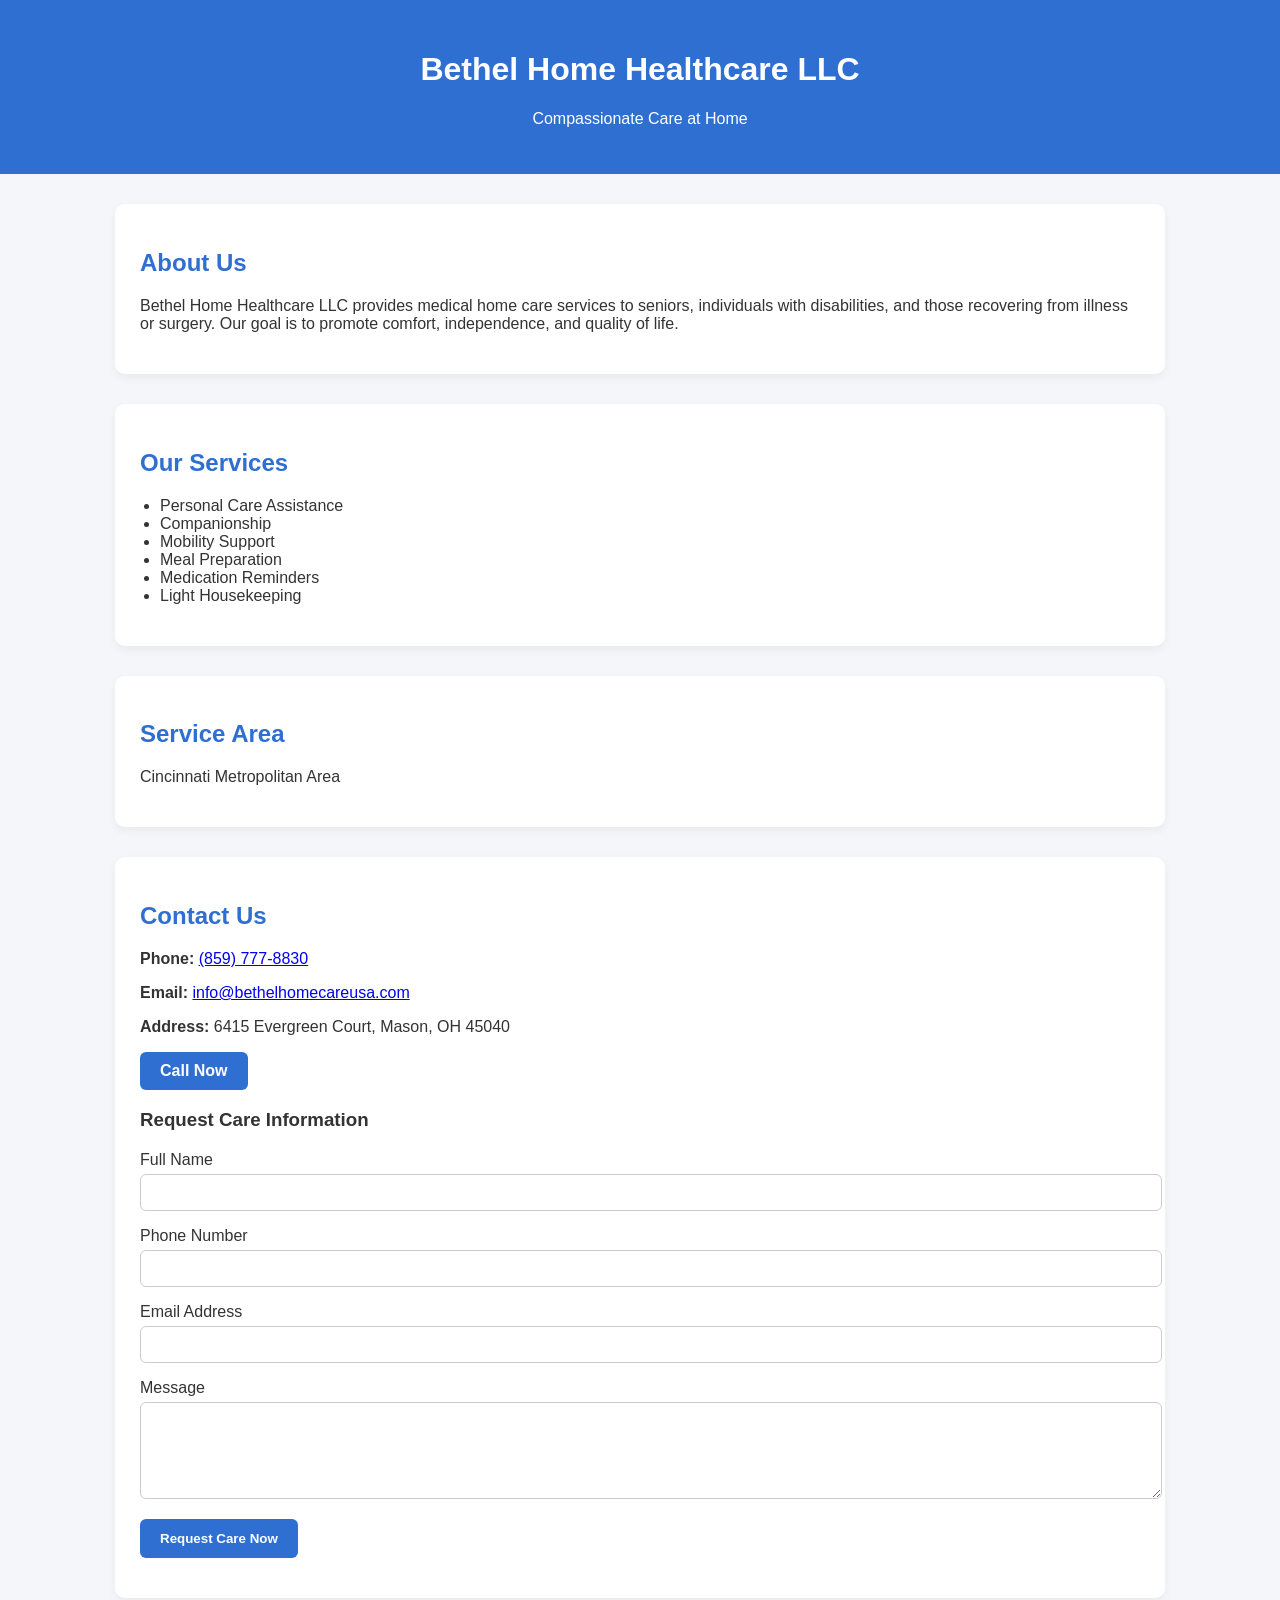
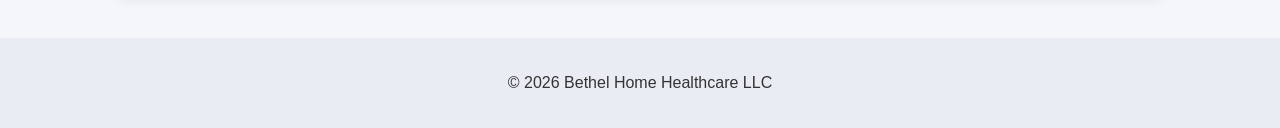
<file: index.html>
<!DOCTYPE html>
<html lang="en">
<head>
  <meta charset="UTF-8" />
  <meta name="viewport" content="width=device-width, initial-scale=1.0"/>
  <title>Bethel Home Healthcare LLC</title>
  <link rel="stylesheet" href="style.css" />
</head>
<body>

<header>
  <h1>Bethel Home Healthcare LLC</h1>
  <p>Compassionate Care at Home</p>
</header>

<section>
  <h2>About Us</h2>
  <p>
    Bethel Home Healthcare LLC provides medical home care services to seniors,
    individuals with disabilities, and those recovering from illness or surgery.
    Our goal is to promote comfort, independence, and quality of life.
  </p>
</section>

<section>
  <h2>Our Services</h2>
  <ul>
    <li>Personal Care Assistance</li>
    <li>Companionship</li>
    <li>Mobility Support</li>
    <li>Meal Preparation</li>
    <li>Medication Reminders</li>
    <li>Light Housekeeping</li>
  </ul>
</section>

<section>
  <h2>Service Area</h2>
  <p>Cincinnati Metropolitan Area</p>
</section>

<section>
  
  <h2>Contact Us</h2>

  <p><strong>Phone:</strong> <a href="tel:8597778830">(859) 777-8830</a></p>
  <p><strong>Email:</strong> <a href="mailto:info@bethelhomecareusa.com">info@bethelhomecareusa.com</a></p>
  <p><strong>Address:</strong> 6415 Evergreen Court, Mason, OH 45040</p>

  <p><a class="call-button" href="tel:8597778830">Call Now</a></p>

  <h3>Request Care Information</h3>
  <form name="contact" method="POST"netlify action="thank-you.html">
    <input type="hidden" name="form-name" value="contact">

    <p>
      <label>Full Name<br>
        <input type="text" name="name" required>
      </label>
    </p>

    <p>
      <label>Phone Number<br>
        <input type="tel" name="phone" required>
      </label>
    </p>

    <p>
      <label>Email Address<br>
        <input type="email" name="email">
      </label>
    </p>

    <p>
      <label>Message<br>
        <textarea name="message" rows="5" required></textarea>
      </label>
    </p>

    <p>
      <button type="submit">Request Care Now</button>
    </p>
  </form>
</section>


  

<footer>
  <p>© 2026 Bethel Home Healthcare LLC</p>
</footer>

</body>
</html>
</file>
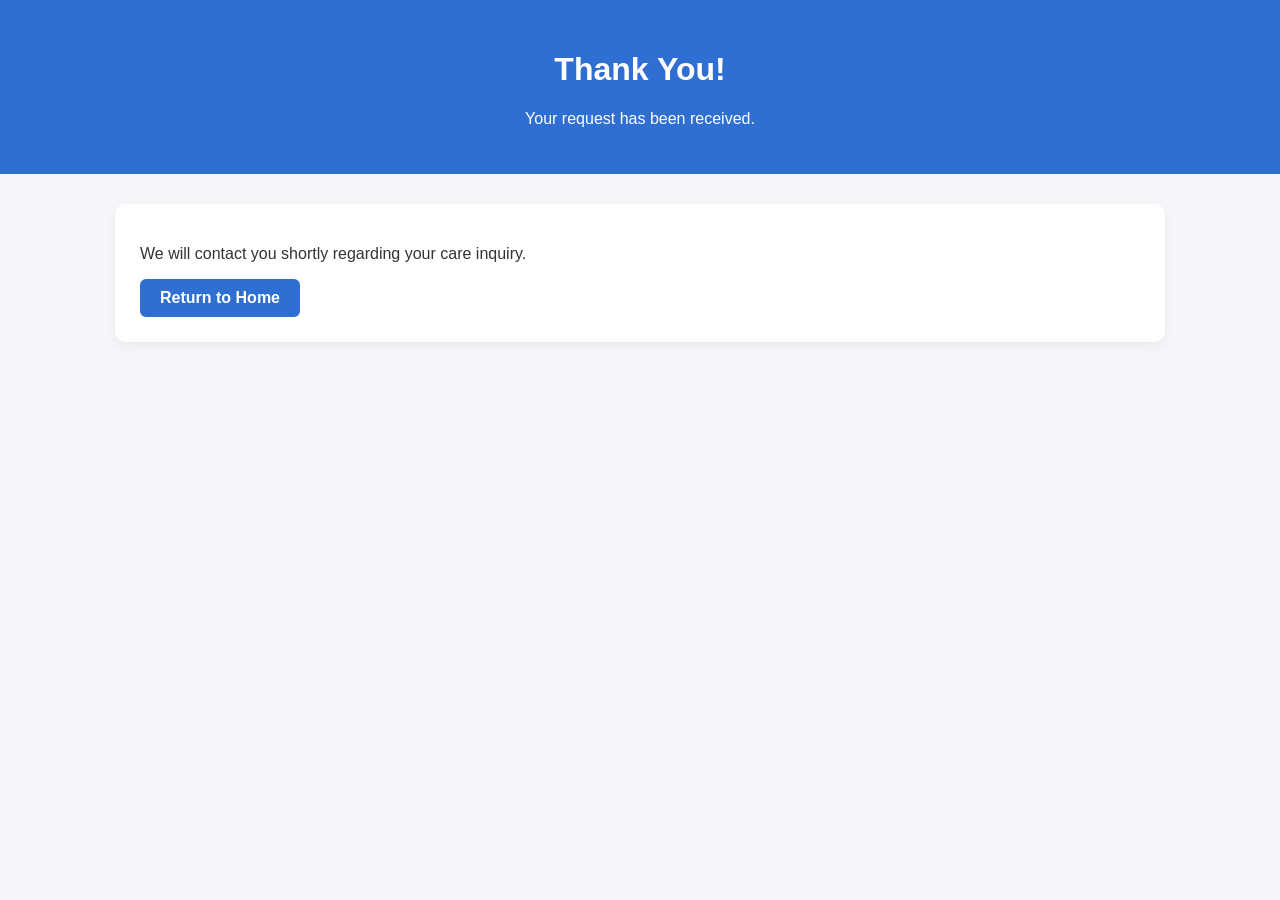
<file: thank-you.html>
<!DOCTYPE html>
<html lang="en">
<head>
<meta charset="UTF-8">
<title>Thank You</title>
<link rel="stylesheet" href="style.css">
</head>
<body>

<header>
<h1>Thank You!</h1>
<p>Your request has been received.</p>
</header>

<section>
<p>We will contact you shortly regarding your care inquiry.</p>
<a href="index.html" class="call-button">Return to Home</a>
</section>

</body>
</html>
</file>
<file: style.css>
body {
    font-family: Arial, sans-serif;
    margin: 0;
    background-color: #f4f6f9;
    color: #333;
}

header {
    background: #2e6fd1;
    color: white;
    text-align: center;
    padding: 30px 20px;
}

section {
    background: white;
    margin: 30px auto;
    padding: 25px;
    width: 90%;
    max-width: 1000px;
    border-radius: 10px;
    box-shadow: 0 4px 10px rgba(0,0,0,0.05);
}

h2 {
    color: #2e6fd1;
}

ul {
    padding-left: 20px;
}

.call-button {
    display: inline-block;
    background: #2e6fd1;
    color: white;
    padding: 10px 20px;
    border-radius: 6px;
    text-decoration: none;
    font-weight: bold;
}

.call-button:hover {
    background: #1f52a3;
}

form {
    margin-top: 20px;
}

form p {
    margin-bottom: 15px;
}

input, textarea {
    width: 100%;
    padding: 10px;
    border-radius: 6px;
    border: 1px solid #ccc;
    margin-top: 5px;
}

button {
    background: #2e6fd1;
    color: white;
    padding: 12px 20px;
    border: none;
    border-radius: 6px;
    font-weight: bold;
    cursor: pointer;
}

button:hover {
    background: #1f52a3;
}

footer {
    text-align: center;
    padding: 20px;
    background: #e9edf3;
    margin-top: 40px;
}
</file>
